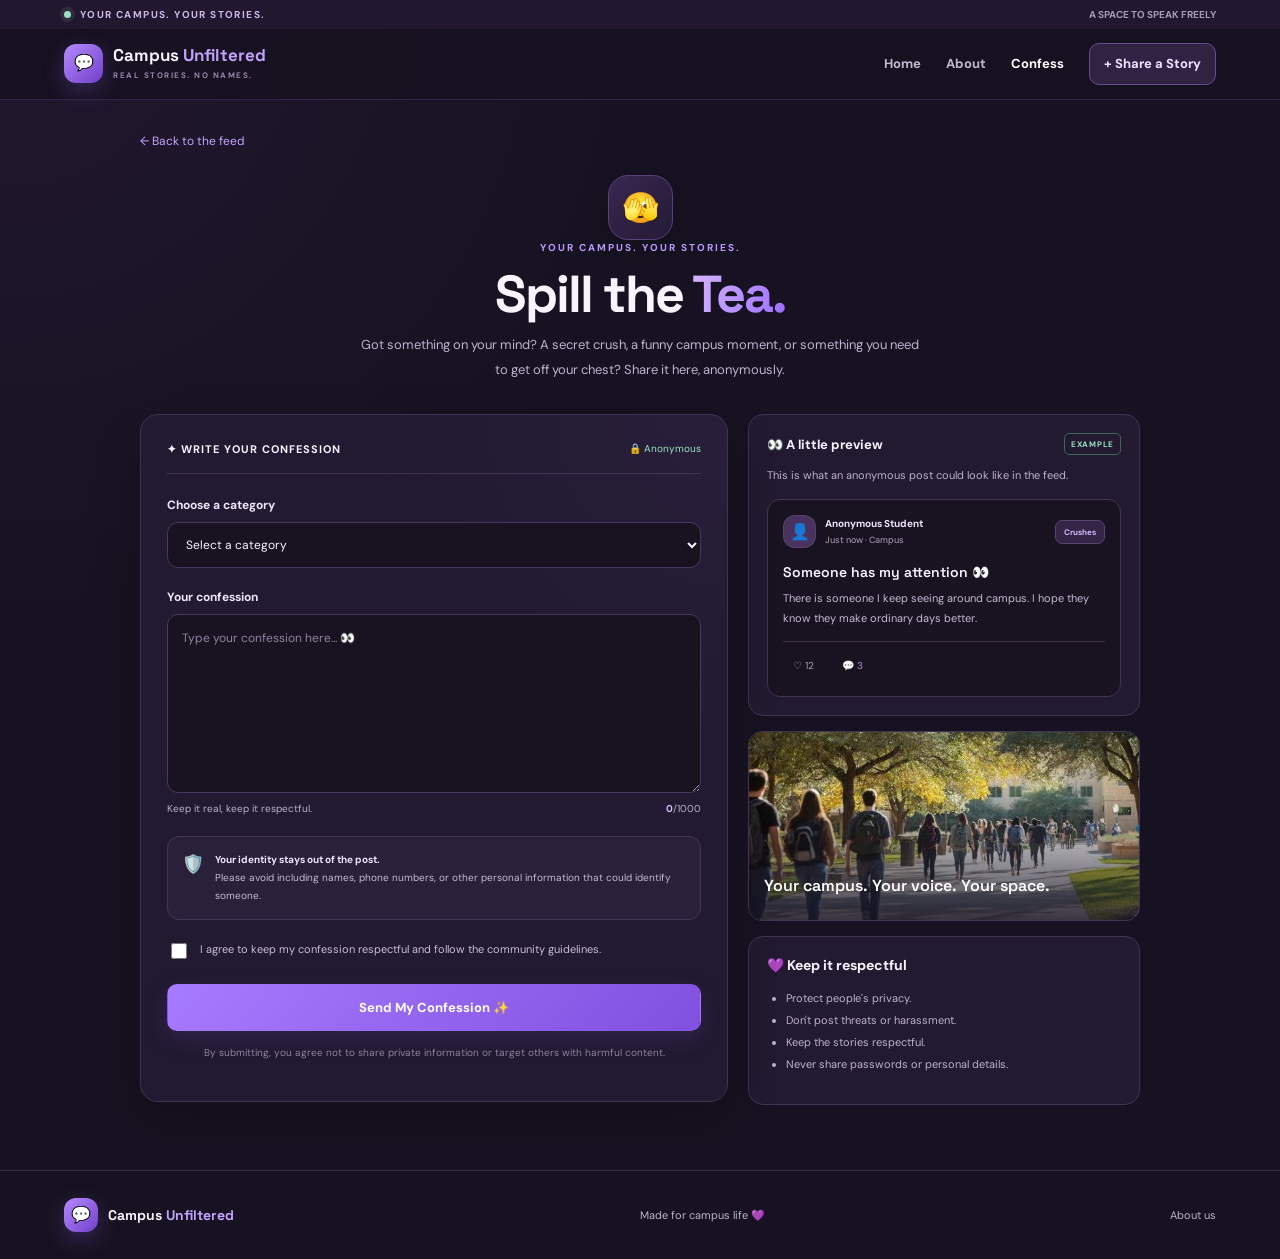
<file: confess.html>
<!DOCTYPE html>
<html lang="en">
<head>
    <meta charset="UTF-8">
    <meta name="viewport" content="width=device-width, initial-scale=1.0">
    <title>Share a Confession | Campus Unfiltered</title>

    <link rel="stylesheet" href="./style.css">

    <link rel="preconnect" href="https://fonts.googleapis.com">
    <link rel="preconnect" href="https://fonts.gstatic.com" crossorigin>
    <link href="https://fonts.googleapis.com/css2?family=DM+Sans:wght@400;500;600;700&family=Space+Grotesk:wght@400;500;600;700&display=swap" rel="stylesheet">

    <script src="./script.js" defer></script>
</head>

<body>

    <div class="announcement">
        <span class="live-dot"></span>
        YOUR CAMPUS. YOUR STORIES.
        <span class="announcement-right">A SPACE TO SPEAK FREELY</span>
    </div>

    <header class="site-header">
        <a href="./index.html" class="brand">
            <span class="brand-mark">💬</span>
            <span>
                Campus <span class="brand-light">Unfiltered</span>
                <small>REAL STORIES. NO NAMES.</small>
            </span>
        </a>

        <button class="menu-toggle" type="button" aria-label="Toggle navigation"
            onclick="document.querySelector('.site-header nav').classList.toggle('open')">
            ☰
        </button>

        <nav>
            <a href="./index.html">Home</a>
            <a href="./about.html">About</a>
            <a href="./confess.html" class="active">Confess</a>
            <a href="./confess.html" class="nav-cta">+ Share a Story</a>
        </nav>
    </header>

    <main class="form-page">

        <a href="./index.html" class="back-link">← Back to the feed</a>

        <section class="form-intro">
            <div class="form-mascot">🫣</div>

            <p class="eyebrow purple">YOUR CAMPUS. YOUR STORIES.</p>

            <h1>Spill the <span>Tea.</span></h1>

            <p>
                Got something on your mind? A secret crush, a funny campus
                moment, or something you need to get off your chest?
                Share it here, anonymously.
            </p>
        </section>

        <div class="form-layout">

            <form class="confession-form" id="confession-form">

                <div class="form-topline">
                    <b>✦ WRITE YOUR CONFESSION</b>
                    <span>🔒 Anonymous</span>
                </div>

                <label for="category">Choose a category</label>
                <select id="category" name="category" required>
                    <option value="">Select a category</option>
                    <option value="Crushes & Relationships">💗 Crushes & Relationships</option>
                    <option value="Campus Life">🎓 Campus Life</option>
                    <option value="Funny Moments">😂 Funny Moments</option>
                    <option value="Rants & Opinions">🌶️ Rants & Opinions</option>
                    <option value="Academic Life">📚 Academic Life</option>
                    <option value="Confessions">🤫 Other Confessions</option>
                </select>

                <label for="confession">Your confession</label>
                <textarea
                    id="confession"
                    name="confession"
                    rows="7"
                    maxlength="1000"
                    placeholder="Type your confession here... 👀"
                    required
                ></textarea>

                <div class="character-row">
                    <span>Keep it real, keep it respectful.</span>
                    <span><b id="char-count">0</b>/1000</span>
                </div>

                <div class="privacy-note">
                    <span>🛡️</span>
                    <p>
                        <b>Your identity stays out of the post.</b><br>
                        Please avoid including names, phone numbers, or other
                        personal information that could identify someone.
                    </p>
                </div>

                <label class="check-label" for="agree-rules">
                    <input type="checkbox" id="agree-rules" name="agree-rules" required>
                    <span>
                        I agree to keep my confession respectful and follow
                        the community guidelines.
                    </span>
                </label>

                <button type="submit" class="button submit-button">
                    Send My Confession ✨
                </button>

                <p class="footnote">
                    By submitting, you agree not to share private information
                    or target others with harmful content.
                </p>

                <p id="form-message" role="status" aria-live="polite"></p>

            </form>

            <aside class="form-side">

                <section class="side-card preview-card">
                    <div class="side-heading">
                        <h3>👀 A little preview</h3>
                        <span class="mini-live">EXAMPLE</span>
                    </div>

                    <p class="side-muted">
                        This is what an anonymous post could look like in the feed.
                    </p>

                    <article class="preview-post">
                        <div class="post-top">
                            <div class="avatar avatar-lilac">👤</div>
                            <div class="post-author">
                                Anonymous Student
                                <span class="post-time">Just now · Campus</span>
                            </div>
                            <span class="category-tag">Crushes</span>
                        </div>

                        <h3>Someone has my attention 👀</h3>

                        <p class="post-body">
                            There is someone I keep seeing around campus.
                            I hope they know they make ordinary days better.
                        </p>

                        <div class="post-actions">
                            <span class="action-button">♡ 12</span>
                            <span class="action-button">💬 3</span>
                        </div>
                    </article>
                </section>

                <div class="mini-photo">
                    <img
                        src="Images/campus.jpg"
                        alt="University students walking across campus"
                        loading="lazy"
                    >
                    <p>Your campus. Your voice. Your space.</p>
                </div>

                <section class="side-card rules">
                    <div class="side-heading">
                        <h3>💜 Keep it respectful</h3>
                    </div>

                    <ul>
                        <li>Protect people's privacy.</li>
                        <li>Don't post threats or harassment.</li>
                        <li>Keep the stories respectful.</li>
                        <li>Never share passwords or personal details.</li>
                    </ul>
                </section>

            </aside>

        </div>
    </main>

    <footer>
        <a href="./index.html" class="brand footer-brand">
            <span class="brand-mark">💬</span>
            <span>Campus <span class="brand-light">Unfiltered</span></span>
        </a>

        <p>Made for campus life 💜</p>

        <a href="./about.html">About us</a>
    </footer>

</body>
</html>
</file>
<file: style.css>
:root {
  --bg: #171221;
  --panel: #211a30;
  --panel2: #2b2040;
  --line: #403452;
  --text: #f8f4ff;
  --muted: #bdb2cf;
  --purple: #9b6bff;
  --lavender: #c4a3ff;
  --mint: #9be2c2;
  --shadow: 0 18px 50px #0003;
}

* {
  box-sizing: border-box;
}

html {
  scroll-behavior: smooth;
  scroll-padding-top: 90px;
}

body {
  margin: 0;
  background:
    radial-gradient(ellipse at top left, #5e378526, transparent 35%),
    var(--bg);
  color: var(--text);
  font-family: "DM Sans", Arial, sans-serif;
  line-height: 1.5;
}

button, input, textarea, select {
  font: inherit;
}

button, a, select {
  -webkit-tap-highlight-color: transparent;
}

a {
  color: inherit;
}

button {
  color: inherit;
}

img {
  max-width: 100%;
}

.hidden {
  display: none !important;
}

.sr-only {
  position: absolute;
  width: 1px;
  height: 1px;
  overflow: hidden;
  clip: rect(0, 0, 0, 0);
  white-space: nowrap;
}

/* Announcement bar */

.announcement {
  display: flex;
  align-items: center;
  gap: 9px;
  padding: 7px max(5%, calc((100% - 1180px) / 2));
  background: #21172e;
  color: #cdb9e9;
  font-size: 10px;
  font-weight: 700;
  letter-spacing: 1.4px;
}

.announcement-right {
  margin-left: auto;
  color: #a99ab9;
  letter-spacing: 0;
}

.live-dot {
  display: inline-block;
  width: 7px;
  height: 7px;
  flex: 0 0 7px;
  border-radius: 50%;
  background: var(--mint);
  box-shadow: 0 0 0 4px #9be2c21a;
  animation: pulse 2s infinite;
}

/* Header and navigation */

.site-header {
  position: sticky;
  top: 0;
  z-index: 20;
  display: flex;
  align-items: center;
  justify-content: space-between;
  gap: 24px;
  padding: 14px max(5%, calc((100% - 1180px) / 2));
  background: #171221ed;
  border-bottom: 1px solid #59427670;
  backdrop-filter: blur(18px);
}

.brand {
  display: inline-flex;
  align-items: center;
  gap: 10px;
  text-decoration: none;
  font-family: "Space Grotesk", sans-serif;
  font-weight: 700;
  line-height: 1.05;
}

.brand > span:last-child {
  font-size: 17px;
}

.brand-light {
  color: var(--lavender);
}

.brand small {
  display: block;
  margin-top: 5px;
  color: #9887ad;
  font: 700 8px "DM Sans", sans-serif;
  letter-spacing: 1.5px;
}

.brand-mark {
  display: grid;
  place-items: center;
  width: 39px;
  height: 39px;
  border-radius: 12px;
  background: linear-gradient(135deg, #b58aff, #7040c8);
  box-shadow: 0 7px 22px #8b5ee54a;
}

.site-header nav {
  display: flex;
  align-items: center;
  gap: 25px;
}

.site-header nav a {
  color: #c2b8d1;
  text-decoration: none;
  font-size: 13px;
  font-weight: 700;
  transition: color .2s;
}

.site-header nav a:hover,
.site-header nav a.active {
  color: white;
}

.site-header nav .nav-cta {
  padding: 10px 14px;
  border: 1px solid #694c8e;
  border-radius: 10px;
  background: #302342;
  color: #eee2ff;
}

.site-header nav .nav-cta:hover {
  background: #493260;
}

.menu-toggle {
  display: none;
  padding: 7px 11px;
  border: 1px solid var(--line);
  border-radius: 9px;
  background: transparent;
  cursor: pointer;
}

/* Shared elements */

.shell,
.form-page,
.about-page {
  width: min(1180px, 90%);
  margin: 28px auto 65px;
}

.eyebrow {
  margin: 0 0 12px;
  color: #d6c2f0;
  font-size: 10px;
  font-weight: 700;
  letter-spacing: 2px;
}

.eyebrow.purple {
  color: #b99aff;
}

.button {
  display: inline-flex;
  align-items: center;
  justify-content: center;
  gap: 8px;
  padding: 12px 17px;
  border: 1px solid transparent;
  border-radius: 10px;
  background: linear-gradient(135deg, #a77bff, #8050df);
  box-shadow: 0 8px 22px #7143bc33;
  color: white;
  text-decoration: none;
  font-size: 13px;
  font-weight: 700;
  cursor: pointer;
  transition: transform .2s, filter .2s, box-shadow .2s;
}

.button:hover {
  transform: translateY(-2px);
  filter: brightness(1.08);
  box-shadow: 0 12px 28px #7143bc52;
}

.button:active {
  transform: scale(.98);
}

.button.full {
  width: 100%;
}

.button.outline {
  background: transparent;
  border-color: #715590;
  box-shadow: none;
}

.side-card {
  overflow: hidden;
  padding: 18px;
  border: 1px solid var(--line);
  border-radius: 15px;
  background: var(--panel);
}

.side-card h3 {
  margin-top: 0;
}

.side-muted {
  color: var(--muted);
  font-size: 11px;
  line-height: 1.7;
}

.side-heading {
  display: flex;
  align-items: center;
  justify-content: space-between;
  gap: 8px;
}

.side-heading h3 {
  margin: 0;
  font-size: 14px;
}

.mini-live {
  padding: 4px 6px;
  border: 1px solid #3f6555;
  border-radius: 5px;
  color: var(--mint);
  font-size: 8px;
  font-weight: 700;
  letter-spacing: .7px;
}

/* Homepage hero */

.hero {
  position: relative;
  isolation: isolate;
  min-height: 355px;
  overflow: hidden;
  border: 1px solid #55406e;
  border-radius: 23px;
  background: #302342;
  box-shadow: var(--shadow);
}

.hero > img {
  position: absolute;
  z-index: -2;
  inset: 0;
  width: 100%;
  height: 100%;
  object-fit: cover;
  animation: reveal 1s ease both;
}

.hero-shade {
  position: absolute;
  z-index: -1;
  inset: 0;
  background: linear-gradient(90deg, #130e1df7 0%, #1c122ae0 48%, #18102433 100%);
}

.hero-copy {
  position: relative;
  max-width: 690px;
  padding: 43px 48px;
}

.hero h1,
.about-copy-hero h1,
.form-intro h1 {
  margin: 12px 0 15px;
  font: 700 clamp(35px, 5.3vw, 57px)/1.05 "Space Grotesk", sans-serif;
  letter-spacing: -2px;
}

.hero h1 span,
.about-copy-hero h1 span,
.form-intro h1 span {
  color: var(--lavender);
}

.hero-copy > p:not(.eyebrow) {
  max-width: 540px;
  margin: 0 0 25px;
  color: #d0c5dc;
  font-size: 14px;
  line-height: 1.8;
}

.sticker {
  position: absolute;
  right: 30px;
  bottom: 25px;
  padding: 14px;
  border: 1px solid #d5b9ff66;
  border-radius: 12px;
  background: #241633cc;
  color: #f0e3ff;
  font: 700 12px/1.55 "Space Grotesk", sans-serif;
  transform: rotate(5deg);
  animation: float 5s ease-in-out infinite;
}

/* Homepage highlights */

.perks {
  display: grid;
  grid-template-columns: repeat(3, 1fr);
  gap: 14px;
  margin: 17px 0 42px;
}

.perks > div {
  display: flex;
  align-items: center;
  gap: 13px;
  padding: 17px;
  border: 1px solid #382b49;
  border-radius: 13px;
  background: linear-gradient(125deg, #211a30, #1c1628);
  transition: transform .25s, border-color .25s;
}

.perks > div:hover {
  transform: translateY(-3px);
  border-color: #654987;
}

.perks > div > span {
  display: grid;
  place-items: center;
  flex: 0 0 34px;
  height: 34px;
  border-radius: 10px;
  background: #392750;
  color: #d6b8ff;
  font-size: 18px;
}

.perks p {
  margin: 0;
}

.perks b,
.perks small {
  display: block;
}

.perks b {
  font-size: 12px;
}

.perks small {
  margin-top: 3px;
  color: #a99bb9;
  font-size: 11px;
}

/* Feed, search and filters */

.layout {
  display: grid;
  grid-template-columns: minmax(0, 1fr) 310px;
  gap: 28px;
  align-items: start;
}

.feed-column {
  min-width: 0;
}

.section-heading {
  display: flex;
  align-items: center;
  justify-content: space-between;
  margin-bottom: 19px;
}

.section-heading .eyebrow {
  margin-bottom: 7px;
}

.section-heading h2 {
  display: flex;
  align-items: center;
  gap: 12px;
  margin: 0;
  font: 700 28px "Space Grotesk", sans-serif;
}

.count-pill {
  padding: 5px 9px;
  border: 1px solid #55406d;
  border-radius: 20px;
  background: #2b2040;
  color: #d2b9ff;
  font: 600 10px "DM Sans", sans-serif;
}

.sparkle {
  color: #b38aff;
  font-size: 28px;
  animation: spin 12s linear infinite;
}

.tools {
  display: flex;
  gap: 10px;
  margin-bottom: 13px;
}

.search {
  display: flex;
  align-items: center;
  gap: 9px;
  flex: 1;
  min-width: 0;
  padding: 0 13px;
  border: 1px solid #423351;
  border-radius: 10px;
  background: var(--panel);
  color: #bca9d1;
}

.search > span {
  font-size: 24px;
}

.search input {
  width: 100%;
  min-width: 0;
  padding: 12px 0;
  border: 0;
  outline: 0;
  background: transparent;
  color: white;
  font-size: 12px;
}

.search:focus-within {
  border-color: var(--purple);
  box-shadow: 0 0 0 3px #9b6bff20;
}

.search input::placeholder {
  color: #8f829e;
}

.sort-label select,
.confession-form select,
.confession-form input[type="text"],
.confession-form textarea {
  max-width: 100%;
  border: 1px solid #49385e;
  border-radius: 10px;
  background: var(--panel);
  color: var(--text);
  outline: none;
}

.sort-label select {
  height: 100%;
  min-height: 43px;
  padding: 0 11px;
  font-size: 11px;
}

.sort-label select:focus,
.confession-form select:focus,
.confession-form input:focus,
.confession-form textarea:focus {
  border-color: #a77bff;
  box-shadow: 0 0 0 3px #9b6bff20;
}

.filters {
  display: flex;
  gap: 8px;
  overflow-x: auto;
  padding: 3px 1px 13px;
}

.chip {
  flex: 0 0 auto;
  padding: 8px 11px;
  border: 1px solid #41324f;
  border-radius: 30px;
  background: var(--panel);
  color: var(--muted);
  font-size: 11px;
  font-weight: 700;
  cursor: pointer;
  transition: .2s;
}

.chip:hover {
  border-color: #8b67b7;
  color: white;
  transform: translateY(-1px);
}

.chip.selected {
  border-color: #8c65ca;
  background: #392751;
  color: #f1e6ff;
}

.feed-status {
  display: flex;
  justify-content: space-between;
  gap: 10px;
  padding: 12px 1px;
  border-bottom: 1px solid #352940;
  color: #a99bb9;
  font-size: 10px;
}

.feed-status > span:first-child {
  display: flex;
  align-items: center;
  gap: 8px;
}

.post-list {
  display: grid;
  gap: 13px;
  padding-top: 13px;
}

.post {
  position: relative;
  overflow: hidden;
  padding: 19px 20px 15px;
  border: 1px solid #40324f;
  border-radius: 15px;
  background: linear-gradient(145deg, #291f39, #1f182c);
  box-shadow: 0 6px 18px #08060c12;
  animation: cardEnter .45s both;
  transition: transform .22s, border-color .22s, box-shadow .22s;
}

.post::before {
  content: "";
  position: absolute;
  inset: 0 auto 0 0;
  width: 3px;
  background: linear-gradient(#bd9bff, #8050df);
  opacity: 0;
  transition: opacity .2s;
}

.post:hover {
  transform: translateY(-3px);
  border-color: #644b80;
  box-shadow: 0 15px 30px #08060c30;
}

.post:hover::before {
  opacity: 1;
}

.post-top {
  display: flex;
  align-items: center;
  gap: 10px;
  min-width: 0;
}

.avatar {
  display: grid;
  place-items: center;
  flex: 0 0 37px;
  width: 37px;
  height: 37px;
  border: 1px solid #ffffff12;
  border-radius: 12px;
  font-size: 19px;
}

.avatar-lilac { background: #49335e; }
.avatar-mint { background: #24483e; }
.avatar-peach { background: #543742; }
.avatar-gold { background: #55462b; }
.avatar-blue { background: #2c405b; }

.post-author {
  min-width: 0;
  color: #eee5fa;
  font-size: 11px;
  font-weight: 700;
}

.post-time {
  display: block;
  margin-top: 3px;
  color: #9e90af;
  font-size: 10px;
  font-weight: 500;
}

.category-tag {
  max-width: 45%;
  margin-left: auto;
  padding: 5px 8px;
  border: 1px solid #594371;
  border-radius: 7px;
  background: #342546;
  color: #d4baff;
  font-size: 9px;
  font-weight: 700;
  overflow: hidden;
  text-overflow: ellipsis;
  white-space: nowrap;
}

.post h3 {
  margin: 16px 0 7px;
  font: 600 17px/1.4 "Space Grotesk", sans-serif;
}

.post-body {
  margin: 0;
  color: #c4b9d2;
  font-size: 12px;
  line-height: 1.8;
  overflow-wrap: anywhere;
}

.post-actions {
  display: flex;
  align-items: center;
  flex-wrap: wrap;
  gap: 8px;
  margin-top: 16px;
  padding-top: 12px;
  border-top: 1px solid #3b2e49;
}

.action-button,
.share-button {
  display: inline-flex;
  align-items: center;
  gap: 6px;
  padding: 7px 9px;
  border: 1px solid transparent;
  border-radius: 8px;
  background: transparent;
  color: #a99bb9;
  font-size: 10px;
  cursor: pointer;
  transition: .2s;
}

.action-button:hover,
.share-button:hover {
  border-color: #594371;
  background: #39294c;
  color: white;
}

.vote-button.voted {
  background: #48294d;
  color: #f1b9ff;
  border-color: #8b559a;
}

.vote-button span:first-child {
  font-size: 14px;
}

.action-spacer {
  flex: 1;
}

.comments-panel {
  margin-top: 12px;
  padding: 14px;
  border: 1px solid #443354;
  border-radius: 11px;
  background: #191321;
  animation: fadeSlide .25s both;
}

.comments-panel h4 {
  margin: 0 0 12px;
  font-size: 12px;
}

.comment-list {
  display: grid;
  gap: 9px;
}

.comment-item {
  padding: 10px;
  border-radius: 8px;
  background: #2a2038;
  color: #d6cce2;
  font-size: 11px;
  overflow-wrap: anywhere;
}

.comment-item b {
  display: block;
  margin-bottom: 4px;
  color: #c4a3ff;
}

.no-comments {
  color: var(--muted);
  font-size: 11px;
}

.comment-form {
  display: flex;
  gap: 8px;
  margin-top: 12px;
}

.comment-form input {
  flex: 1;
  min-width: 0;
  padding: 10px;
  border: 1px solid #49385e;
  border-radius: 8px;
  background: #211a30;
  color: white;
  font-size: 11px;
}

.comment-form button {
  padding: 8px 11px;
  border: 0;
  border-radius: 8px;
  background: #6944a0;
  cursor: pointer;
  font-size: 11px;
}

.comment-form button:hover {
  background: #8050df;
}

.empty {
  padding: 35px 20px;
  text-align: center;
}

.empty > span {
  font-size: 34px;
}

.empty h3 {
  margin-bottom: 5px;
}

.empty p,
.end-note {
  color: var(--muted);
  font-size: 12px;
  line-height: 1.8;
}

.end-note {
  padding: 25px 0;
  text-align: center;
}

.end-note a {
  display: inline-block;
  margin-top: 8px;
  color: #c4a3ff;
  text-decoration: none;
}

/* Sidebar and trending topics */

.sidebar {
  display: grid;
  gap: 15px;
}

.promo {
  background: radial-gradient(circle at top right, #633e873b, transparent 45%), var(--panel);
}

.big-emoji {
  font-size: 27px;
}

.promo .eyebrow {
  margin-top: 12px;
}

.promo h3 {
  margin: 8px 0;
  font: 700 21px/1.3 "Space Grotesk", sans-serif;
}

.promo > p:not(.eyebrow) {
  color: var(--muted);
  font-size: 11px;
  line-height: 1.8;
}

.trending-card {
  padding: 17px;
}

.trending-topics {
  display: grid;
  gap: 4px;
  margin-top: 12px;
}

.topic-row {
  display: flex;
  align-items: center;
  gap: 10px;
  width: 100%;
  padding: 10px 7px;
  border: 0;
  border-bottom: 1px solid #3a2d48;
  background: transparent;
  text-align: left;
  cursor: pointer;
  transition: background .2s, transform .2s;
}

.topic-row:hover,
.topic-row.topic-active {
  background: #332344;
  border-radius: 8px;
}

.topic-row:hover {
  transform: translateX(3px);
}

.topic-number {
  color: #b99aff;
  font: 700 12px "Space Grotesk", sans-serif;
}

.topic-row b,
.topic-row small {
  display: block;
}

.topic-row b {
  font-size: 11px;
}

.topic-row small {
  margin-top: 3px;
  color: #a99bb9;
  font-size: 9px;
}

.topic-arrow {
  margin-left: auto;
  color: #b99aff;
}

.photo-card {
  padding: 0;
}

.photo-wrap {
  position: relative;
  height: 145px;
  overflow: hidden;
}

.photo-wrap img,
.mini-photo img {
  width: 100%;
  height: 100%;
  object-fit: cover;
}

.photo-wrap span {
  position: absolute;
  bottom: 10px;
  left: 12px;
  padding: 5px 7px;
  border-radius: 5px;
  background: #171221c9;
  font-size: 8px;
  letter-spacing: 1px;
}

.card-copy {
  padding: 16px;
}

.card-copy h3 {
  margin: 5px 0;
  font: 700 17px "Space Grotesk", sans-serif;
}

.card-copy p:last-child {
  margin-bottom: 0;
  color: var(--muted);
  font-size: 11px;
  line-height: 1.7;
}

.rules ul {
  padding-left: 19px;
  color: var(--muted);
  font-size: 11px;
  line-height: 2;
}

.rules > a {
  color: #c4a3ff;
  font-size: 11px;
  text-decoration: none;
}

.tiny-note {
  display: flex;
  gap: 10px;
  color: #c4a3ff;
  font-size: 19px;
}

.tiny-note span {
  color: var(--muted);
  font-size: 10px;
  line-height: 1.7;
}

/* Confession page */

.form-page,
.about-page {
  max-width: 1000px;
}

.form-page {
  position: relative;
}

.back-link {
  display: inline-block;
  margin-bottom: 25px;
  color: #c4a3ff;
  text-decoration: none;
  font-size: 12px;
  transition: color .2s, transform .2s;
}

.back-link:hover {
  color: white;
  transform: translateX(-3px);
}

.form-intro {
  max-width: 700px;
  margin: 0 auto 32px;
  text-align: center;
  animation: confessionFadeIn .6s ease both;
}

.form-mascot {
  display: inline-grid;
  place-items: center;
  width: 65px;
  height: 65px;
  border: 1px solid #594276;
  border-radius: 20px;
  background: linear-gradient(135deg, #392750, #241a35);
  box-shadow: 0 10px 30px #0002;
  font-size: 30px;
  animation: float 4s infinite;
}

.form-intro h1 {
  font-size: clamp(36px, 5vw, 52px);
  margin: 12px 0;
}

.form-intro h1 span {
  background: linear-gradient(110deg, #d6b8ff, #9b6bff);
  background-clip: text;
  -webkit-background-clip: text;
  color: transparent;
}

.form-intro > p:last-child {
  max-width: 560px;
  margin: 0 auto;
  color: var(--muted);
  font-size: 13px;
  line-height: 1.9;
}

.form-layout {
  display: grid;
  grid-template-columns: minmax(0, 1.2fr) minmax(260px, .8fr);
  gap: 20px;
  align-items: start;
}

.confession-form {
  padding: 26px;
  border: 1px solid var(--line);
  border-radius: 18px;
  background:
    radial-gradient(circle at top right, #56377a22, transparent 40%),
    var(--panel);
  box-shadow: var(--shadow);
  animation: confessionFadeIn .65s ease both;
}

.form-topline {
  display: flex;
  justify-content: space-between;
  gap: 12px;
  margin-bottom: 22px;
  padding-bottom: 15px;
  border-bottom: 1px solid var(--line);
}

.form-topline b {
  font-size: 11px;
  letter-spacing: 1px;
}

.form-topline span {
  color: var(--mint);
  font-size: 10px;
}

.confession-form > label:not(.check-label) {
  display: block;
  margin: 20px 0 8px;
  color: #eee5fa;
  font-size: 12px;
  font-weight: 700;
}

.optional {
  color: #9888aa;
  font-weight: 400;
}

.confession-form select,
.confession-form input[type="text"],
.confession-form textarea {
  display: block;
  width: 100%;
  padding: 13px 14px;
  border: 1px solid #49385e;
  border-radius: 11px;
  background: #191321;
  color: var(--text);
  font-size: 12px;
  outline: none;
  transition: border-color .2s, box-shadow .2s, background .2s;
}

.confession-form select {
  cursor: pointer;
}

.confession-form select option {
  background: #191321;
  color: var(--text);
}

.confession-form select:focus,
.confession-form input[type="text"]:focus,
.confession-form textarea:focus {
  border-color: var(--purple);
  background: #1d1529;
  box-shadow: 0 0 0 4px #9b6bff20;
}

.confession-form input::placeholder,
.confession-form textarea::placeholder {
  color: #8f829e;
}

.confession-form textarea {
  resize: vertical;
  min-height: 175px;
  line-height: 1.8;
}

.character-row {
  display: flex;
  justify-content: space-between;
  gap: 10px;
  margin-top: 8px;
  color: var(--muted);
  font-size: 10px;
}

.character-row b {
  color: #d4baff;
}

.privacy-note {
  display: flex;
  gap: 11px;
  align-items: flex-start;
  margin: 20px 0;
  padding: 14px;
  border: 1px solid #463456;
  border-radius: 12px;
  background: #2a2039;
  color: #e1cfff;
}

.privacy-note > span {
  flex: 0 0 auto;
  font-size: 18px;
}

.privacy-note p {
  margin: 0;
  color: #c6b9d5;
  font-size: 10px;
  line-height: 1.8;
}

.privacy-note p b {
  color: #f0e6ff;
}

.check-label {
  display: flex;
  align-items: flex-start;
  gap: 10px;
  margin: 18px 0;
  color: #c9bdd8;
  font-size: 11px;
  line-height: 1.8;
  cursor: pointer;
}

.check-label input {
  flex: 0 0 auto;
  width: 16px;
  height: 16px;
  margin-top: 3px;
  accent-color: var(--purple);
  cursor: pointer;
}

.submit-button {
  width: 100%;
  min-height: 47px;
  margin-top: 4px;
}

.footnote {
  margin: 13px 0 0;
  color: #8f829e;
  font-size: 10px;
  line-height: 1.8;
  text-align: center;
}

#form-message {
  margin: 13px 0 0;
  color: var(--mint);
  font-size: 12px;
  line-height: 1.7;
  text-align: center;
  overflow-wrap: anywhere;
}

/* Preview and information sidebar */

.form-side {
  display: grid;
  gap: 15px;
}

.preview-card {
  padding: 18px;
}

.preview-card .side-heading h3 {
  font-size: 13px;
}

.preview-post {
  margin-top: 14px;
  padding: 15px;
  border: 1px solid #453354;
  border-radius: 13px;
  background: #191321;
  overflow-wrap: anywhere;
}

.preview-post .post-top {
  display: flex;
  align-items: center;
  gap: 9px;
}

.preview-post .avatar {
  width: 33px;
  height: 33px;
  flex-basis: 33px;
  font-size: 16px;
}

.preview-post .post-author {
  font-size: 10px;
}

.preview-post .post-time {
  font-size: 9px;
}

.preview-post .category-tag {
  font-size: 8px;
}

.preview-post h3 {
  margin: 14px 0 6px;
  font: 600 14px/1.5 "Space Grotesk", sans-serif;
  overflow-wrap: anywhere;
}

.preview-post .post-body {
  color: #c4b9d2;
  font-size: 11px;
  line-height: 1.8;
  overflow-wrap: anywhere;
}

.preview-post .post-actions {
  margin-top: 12px;
  padding-top: 8px;
}

.mini-photo {
  position: relative;
  height: 190px;
  overflow: hidden;
  border: 1px solid var(--line);
  border-radius: 14px;
}

.mini-photo img {
  transition: transform .5s;
}

.mini-photo:hover img {
  transform: scale(1.04);
}

.mini-photo::after {
  content: "";
  position: absolute;
  inset: 35% 0 0;
  background: linear-gradient(transparent, #171221d9);
  pointer-events: none;
}

.mini-photo p {
  position: absolute;
  z-index: 1;
  left: 15px;
  right: 15px;
  bottom: 8px;
  color: white;
  font: 600 16px "Space Grotesk", sans-serif;
}

/* Success state */

.form-success {
  padding: 30px 8px;
  text-align: center;
}

.success-icon {
  display: grid;
  place-items: center;
  width: 68px;
  height: 68px;
  margin: 0 auto 18px;
  border: 1px solid #5a4471;
  border-radius: 21px;
  background: #342344;
  font-size: 31px;
  animation: float 3s infinite;
}

.form-success h2 {
  font: 700 27px "Space Grotesk", sans-serif;
}

.form-success > p:not(.eyebrow) {
  color: var(--muted);
  font-size: 12px;
  line-height: 1.8;
}

.form-success .button {
  margin: 5px;
}

/* About page */

.about-hero {
  position: relative;
  isolation: isolate;
  min-height: 320px;
  display: flex;
  align-items: center;
  overflow: hidden;
  border: 1px solid #4a375f;
  border-radius: 20px;
  background: #241b32;
}

.about-hero > img {
  position: absolute;
  inset: 0;
  z-index: -2;
  width: 100%;
  height: 100%;
  object-fit: cover;
}

.about-overlay {
  position: absolute;
  inset: 0;
  z-index: -1;
  background: linear-gradient(90deg, #171221f5 0%, #171221d9 48%, #17122138 100%);
}

.about-copy-hero {
  max-width: 620px;
  padding: 42px;
}

.about-copy-hero h1 {
  font-size: clamp(38px, 5vw, 55px);
}

.about-copy-hero > p:not(.eyebrow) {
  max-width: 480px;
  margin: 0 0 22px;
  color: #d0c5dc;
  font-size: 13px;
  line-height: 1.8;
}

.about-intro {
  max-width: 760px;
  margin: 52px auto 30px;
}

.about-intro h2,
.rules-panel h2,
.about-cta h2 {
  margin: 0 0 12px;
  font: 700 30px "Space Grotesk", sans-serif;
}

.about-intro > p:not(.eyebrow) {
  color: var(--muted);
  font-size: 13px;
  line-height: 1.9;
}

.values {
  display: grid;
  grid-template-columns: repeat(3, 1fr);
  gap: 14px;
  margin: 28px 0 40px;
}

.values article {
  padding: 22px;
  border: 1px solid var(--line);
  border-radius: 14px;
  background: var(--panel);
  transition: transform .2s, border-color .2s;
}

.values article:hover {
  transform: translateY(-4px);
  border-color: #75549a;
}

.values article > span {
  font-size: 25px;
}

.values h3 {
  margin: 13px 0 7px;
  font: 700 16px "Space Grotesk", sans-serif;
}

.values p {
  margin: 0;
  color: var(--muted);
  font-size: 11px;
  line-height: 1.8;
}

.rules-panel {
  display: grid;
  grid-template-columns: .8fr 1.2fr;
  gap: 35px;
  padding: 28px;
  border: 1px solid #453354;
  border-radius: 17px;
  background: linear-gradient(135deg, #261c36, #211a30);
}

.rules-panel > div > p:not(.eyebrow) {
  color: var(--muted);
  font-size: 12px;
  line-height: 1.8;
}

.rules-panel ol {
  display: grid;
  gap: 0;
  padding: 0;
  margin: 0;
  list-style: none;
}

.rules-panel li {
  display: flex;
  gap: 14px;
  padding: 13px 0;
  border-bottom: 1px solid var(--line);
}

.rules-panel li:first-child {
  padding-top: 0;
}

.rules-panel li:last-child {
  padding-bottom: 0;
  border: 0;
}

.rules-panel li > b {
  color: #b99aff;
  font: 700 12px "Space Grotesk", sans-serif;
}

.rules-panel li strong {
  font-size: 12px;
}

.rules-panel li p {
  margin: 4px 0 0;
  color: var(--muted);
  font-size: 11px;
  line-height: 1.7;
}

.about-cta {
  margin-top: 30px;
  padding: 34px 20px;
  text-align: center;
  border: 1px solid #4b3762;
  border-radius: 17px;
  background: radial-gradient(circle at 50% 0, #4a2b6a, transparent 60%), var(--panel);
}

.about-cta > span {
  font-size: 25px;
}

.about-cta h2 {
  margin-top: 10px;
  font-size: 25px;
}

.about-cta p {
  margin: 0 0 20px;
  color: var(--muted);
  font-size: 12px;
}

/* Footer and toast */

footer {
  display: flex;
  align-items: center;
  justify-content: space-between;
  gap: 20px;
  padding: 25px max(5%, calc((100% - 1180px) / 2));
  border-top: 1px solid #352a46;
}

footer p,
footer > a:last-child {
  color: var(--muted);
  font-size: 11px;
}

footer > a:last-child {
  text-decoration: none;
}

.footer-brand .brand-mark {
  width: 34px;
  height: 34px;
}

.footer-brand > span:last-child {
  font-size: 14px;
}

.toast {
  position: fixed;
  z-index: 50;
  right: 22px;
  bottom: 22px;
  max-width: min(360px, calc(100% - 32px));
  padding: 13px 17px;
  border: 1px solid #75549a;
  border-radius: 12px;
  background: #302342;
  color: white;
  box-shadow: var(--shadow);
  font-size: 12px;
  opacity: 0;
  pointer-events: none;
  transform: translateY(12px);
  transition: .25s;
}

.toast.show {
  opacity: 1;
  transform: translateY(0);
}

/* Animations */

@keyframes cardEnter {
  from {
    opacity: 0;
    transform: translateY(14px) scale(.99);
  }
  to {
    opacity: 1;
    transform: translateY(0) scale(1);
  }
}

@keyframes fadeSlide {
  from {
    opacity: 0;
    transform: translateY(-5px);
  }
  to {
    opacity: 1;
    transform: translateY(0);
  }
}

@keyframes pulse {
  0%, 100% { box-shadow: 0 0 0 3px #9be2c214; }
  50% { box-shadow: 0 0 0 6px #9be2c206; }
}

@keyframes float {
  0%, 100% { transform: translateY(0); }
  50% { transform: translateY(-5px); }
}

@keyframes spin {
  to { transform: rotate(360deg); }
}

@keyframes reveal {
  from {
    transform: scale(1.04);
    opacity: .6;
  }
  to {
    transform: scale(1);
    opacity: 1;
  }
}

@keyframes confessionFadeIn {
  from {
    opacity: 0;
    transform: translateY(15px);
  }
  to {
    opacity: 1;
    transform: translateY(0);
  }
}

@media (prefers-reduced-motion: reduce) {
  *,
  *::before,
  *::after {
    scroll-behavior: auto !important;
    animation-duration: .01ms !important;
    animation-iteration-count: 1 !important;
    transition-duration: .01ms !important;
  }
}

/* Tablet */

@media (max-width: 900px) {
  .layout {
    grid-template-columns: minmax(0, 1fr) 270px;
    gap: 17px;
  }

  .hero-copy {
    padding: 38px 32px;
  }

  .perks > div {
    padding: 14px;
  }

  .rules-panel {
    gap: 22px;
    padding: 23px;
  }
}

/* Mobile navigation and layout */

@media (max-width: 720px) {
  .site-header {
    padding: 12px 5%;
  }

  .menu-toggle {
    display: block;
  }

  .site-header nav {
    position: absolute;
    top: 100%;
    left: 0;
    right: 0;
    display: none;
    align-items: stretch;
    gap: 0;
    padding: 10px 5% 16px;
    border-bottom: 1px solid var(--line);
    background: #1b1427f7;
  }

  .site-header nav.open {
    display: flex;
    flex-direction: column;
  }

  .site-header nav a {
    padding: 12px 5px;
  }

  .site-header nav .nav-cta {
    margin-top: 5px;
    text-align: center;
  }

  .shell,
  .form-page,
  .about-page {
    width: 92%;
    margin-top: 20px;
  }

  .hero {
    min-height: 370px;
  }

  .hero-copy {
    padding: 33px 24px;
  }

  .hero h1 {
    font-size: clamp(34px, 8vw, 48px);
    letter-spacing: -1.5px;
  }

  .hero-copy > p:not(.eyebrow) {
    font-size: 12px;
  }

  .sticker {
    right: 16px;
    bottom: 15px;
    padding: 9px 11px;
    font-size: 9px;
  }

  .perks {
    gap: 8px;
    margin: 12px 0 31px;
  }

  .perks > div {
    display: block;
    padding: 12px;
  }

  .perks > div > span {
    width: 29px;
    height: 29px;
    margin-bottom: 8px;
  }

  .perks b {
    font-size: 10px;
  }

  .perks small {
    font-size: 9px;
  }

  .layout {
    grid-template-columns: 1fr;
  }

  .sidebar {
    grid-template-columns: repeat(2, minmax(0, 1fr));
    align-items: start;
  }

  .tiny-note {
    grid-column: 1 / -1;
  }

  .tools {
    flex-wrap: wrap;
  }

  .search,
  .sort-label,
  .sort-label select {
    width: 100%;
  }

  .search {
    flex-basis: 100%;
  }

  .sort-label select {
    min-height: 40px;
  }

  .form-layout {
    grid-template-columns: 1fr;
  }

  .form-side {
    grid-template-columns: 1fr 1fr;
    align-items: start;
  }

  .about-hero {
    min-height: 340px;
  }

  .about-copy-hero {
    padding: 32px 24px;
  }

  .about-overlay {
    background: linear-gradient(90deg, #171221f5, #171221c9 78%, #17122170);
  }

  .values {
    gap: 9px;
  }

  .values article {
    padding: 15px;
  }

  .rules-panel {
    grid-template-columns: 1fr;
    gap: 17px;
  }

  footer {
    flex-wrap: wrap;
    padding: 22px 5%;
    gap: 14px;
  }

  footer > p {
    order: 3;
    flex-basis: 100%;
  }
}

/* Small phones */

@media (max-width: 460px) {
  .announcement {
    font-size: 9px;
    letter-spacing: 1px;
  }

  .brand > span:last-child {
    font-size: 15px;
  }

  .brand-mark {
    width: 35px;
    height: 35px;
  }

  .hero {
    min-height: 390px;
  }

  .hero-copy {
    padding: 30px 19px;
  }

  .hero h1 {
    font-size: 34px;
  }

  .sticker {
    display: none;
  }

  .perks {
    grid-template-columns: 1fr;
  }

  .perks > div {
    display: flex;
    align-items: center;
    padding: 11px 13px;
  }

  .perks > div > span {
    margin: 0;
  }

  .perks small {
    font-size: 10px;
  }

  .section-heading h2 {
    font-size: 24px;
  }

  .post {
    padding: 16px;
  }

  .post h3 {
    font-size: 15px;
  }

  .post-body {
    font-size: 11px;
  }

  .post-actions {
    gap: 2px;
  }

  .action-button,
  .share-button {
    padding: 7px 6px;
    font-size: 9px;
  }

  .sidebar,
  .form-side {
    grid-template-columns: 1fr;
  }

  .photo-wrap {
    height: 150px;
  }

  .mini-photo {
    height: 180px;
  }

  .confession-form {
    padding: 18px;
  }

  .form-topline {
    flex-wrap: wrap;
  }

  .form-intro h1 {
    font-size: 36px;
    letter-spacing: -1px;
  }

  .form-mascot {
    width: 57px;
    height: 57px;
    border-radius: 17px;
  }

  .about-copy-hero {
    padding: 27px 19px;
  }

  .about-copy-hero h1 {
    font-size: 38px;
  }

  .about-intro h2,
  .rules-panel h2 {
    font-size: 26px;
  }

  .values {
    grid-template-columns: 1fr;
  }

  .about-cta h2 {
    font-size: 22px;
  }

  .toast {
    right: 12px;
    bottom: 12px;
  }
}
</file>
